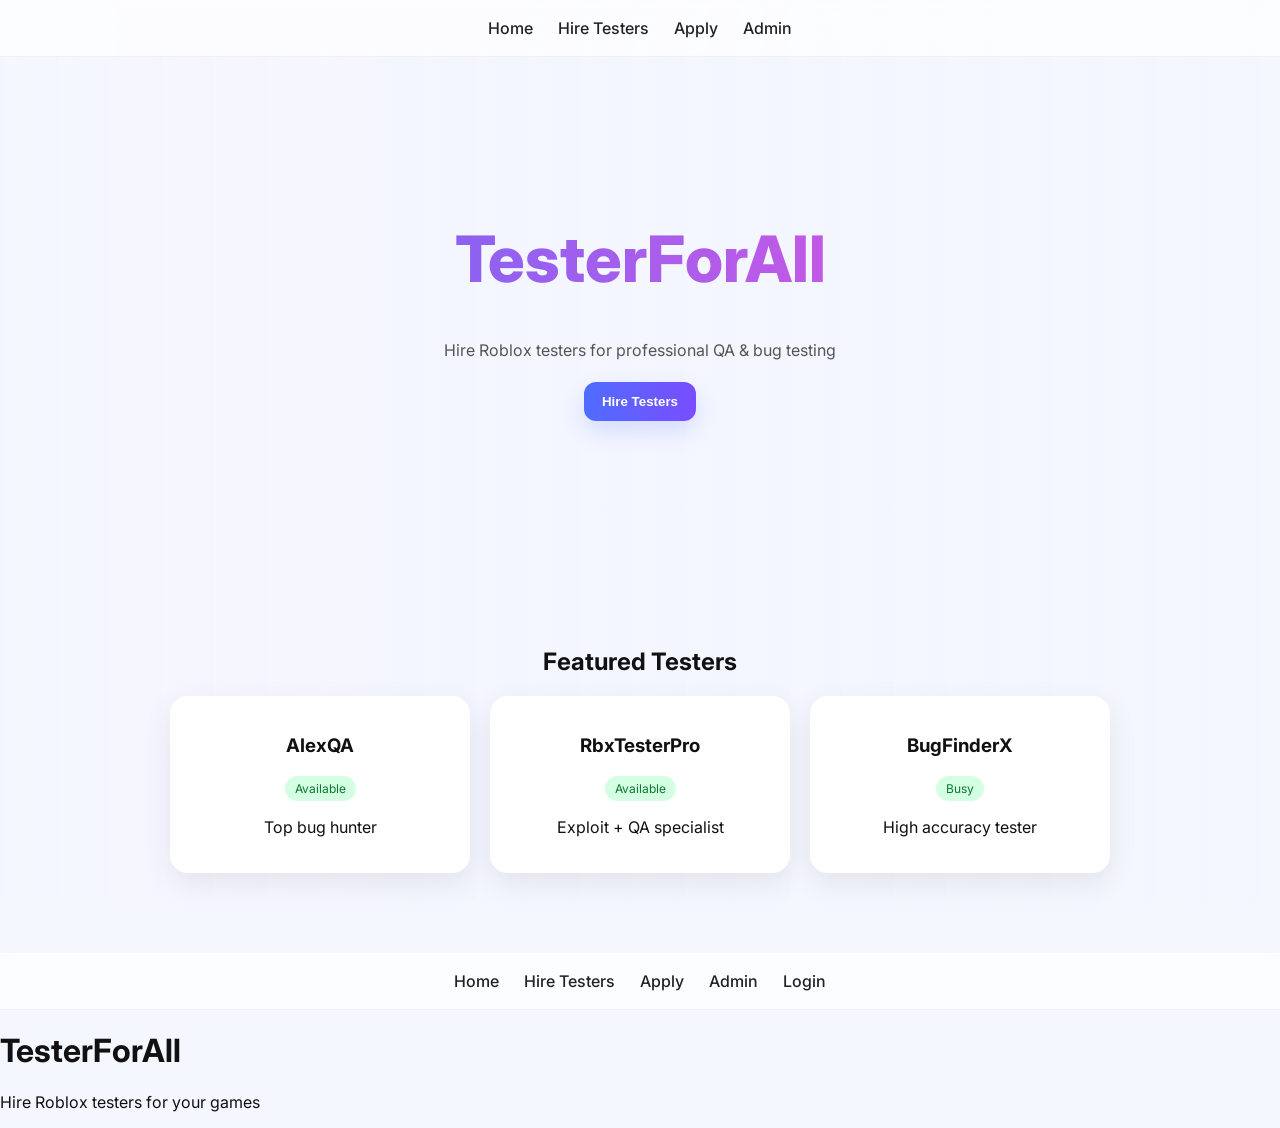
<file: index.html>
<!DOCTYPE html>
<html>
<head>
  <title>TesterForAll</title>
  <link rel="stylesheet" href="style.css">
</head>
<body>

<nav>
  <a href="index.html">Home</a>
  <a href="hire.html">Hire Testers</a>
  <a href="apply.html">Apply</a>
  <a href="admin.html">Admin</a>
</nav>

<header>
  <h1>TesterForAll</h1>
  <p>Hire Roblox testers for professional QA & bug testing</p>

  <a href="hire.html"><button class="btn">Hire Testers</button></a>
</header>

<div class="section">
  <h2>Featured Testers</h2>

  <div class="grid">

    <div class="card">
      <h3>AlexQA</h3>
      <span class="badge">Available</span>
      <p>Top bug hunter</p>
    </div>

    <div class="card">
      <h3>RbxTesterPro</h3>
      <span class="badge">Available</span>
      <p>Exploit + QA specialist</p>
    </div>

    <div class="card">
      <h3>BugFinderX</h3>
      <span class="badge">Busy</span>
      <p>High accuracy tester</p>
    </div>

  </div>
</div>

</body>
</html>
<!DOCTYPE html>
<html>
<head>
  <title>TesterForAll</title>
</head>

<body>

<nav>
  <a href="index.html">Home</a>
  <a href="hire.html">Hire Testers</a>
  <a href="apply.html">Apply</a>
  <a href="admin.html">Admin</a>
  <a href="login.html">Login</a>
</nav>

<h1>TesterForAll</h1>
<p>Hire Roblox testers for your games</p>

</body>
</html>
</file>
<file: style.css>
@import url('https://fonts.googleapis.com/css2?family=Inter:wght@300;400;600;800&display=swap');

body {
  margin: 0;
  font-family: 'Inter', sans-serif;
  background: #f5f7ff;
  overflow-x: hidden;
  color: #111;
}

/* ===== FADED ROBLOX CITY BACKGROUND ===== */
body::before {
  content: "";
  position: fixed;
  top: 0;
  left: 0;
  width: 100%;
  height: 100%;
  background:
    linear-gradient(to right, rgba(245,247,255,1), rgba(245,247,255,0.2)),
    url("https://images.unsplash.com/photo-1520975958225-6f2f4b3b3a0d?auto=format&fit=crop&w=1600&q=60");
  background-size: cover;
  opacity: 0.12;
  z-index: -2;
}

/* NAV */
nav {
  display: flex;
  justify-content: center;
  gap: 25px;
  padding: 18px;
  background: rgba(255,255,255,0.7);
  backdrop-filter: blur(12px);
  position: sticky;
  top: 0;
  border-bottom: 1px solid rgba(0,0,0,0.05);
}

nav a {
  text-decoration: none;
  color: #222;
  font-weight: 500;
}

nav a:hover {
  color: #5a67ff;
}

/* HERO */
header {
  text-align: center;
  padding: 120px 20px;
}

header h1 {
  font-size: 64px;
  font-weight: 800;
  background: linear-gradient(90deg, #4f6cff, #ff4fd8);
  -webkit-background-clip: text;
  -webkit-text-fill-color: transparent;
}

header p {
  opacity: 0.7;
}

/* BUTTONS */
button {
  padding: 12px 18px;
  border: none;
  border-radius: 12px;
  cursor: pointer;
  font-weight: 600;
  margin: 6px;
  transition: 0.3s;
}

.btn {
  background: linear-gradient(90deg, #4f6cff, #7a4dff);
  color: white;
  box-shadow: 0 10px 25px rgba(79,108,255,0.2);
}

button:hover {
  transform: translateY(-3px);
}

/* SECTION ANIMATION (FRAMER STYLE) */
.section {
  padding: 80px 20px;
  text-align: center;
  opacity: 0;
  transform: translateY(60px);
  animation: fadeUp 1s forwards;
}

@keyframes fadeUp {
  to {
    opacity: 1;
    transform: translateY(0);
  }
}

/* GRID */
.grid {
  display: flex;
  flex-wrap: wrap;
  justify-content: center;
  gap: 20px;
}

/* CARDS */
.card {
  width: 260px;
  padding: 20px;
  border-radius: 18px;
  background: white;
  box-shadow: 0 10px 30px rgba(0,0,0,0.08);
  transition: 0.3s;
}

.card:hover {
  transform: translateY(-8px);
}

/* INPUTS */
input, textarea {
  width: 260px;
  padding: 12px;
  margin: 6px;
  border-radius: 10px;
  border: 1px solid #ddd;
}

/* AVAILABILITY BADGE */
.badge {
  display: inline-block;
  padding: 5px 10px;
  border-radius: 20px;
  background: #d4ffe3;
  color: #0a7a2f;
  font-size: 12px;
}
</file>
